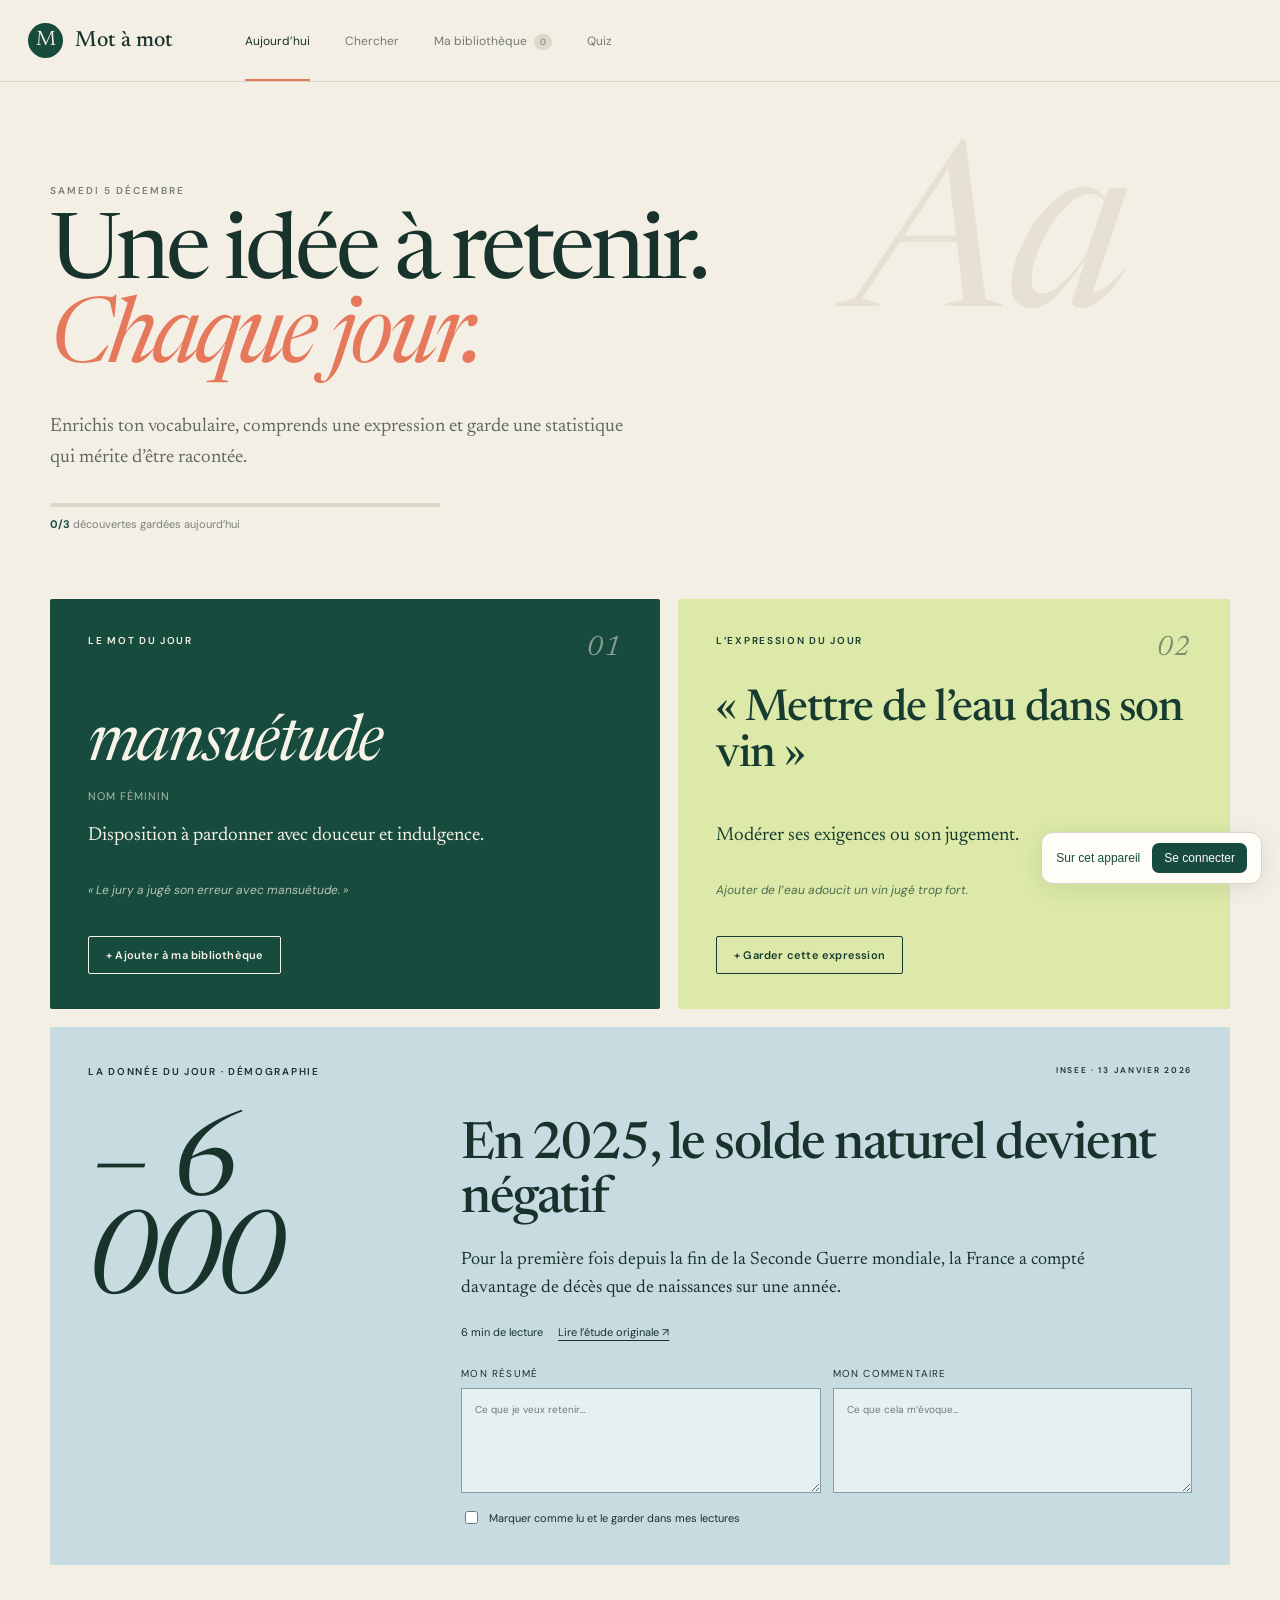
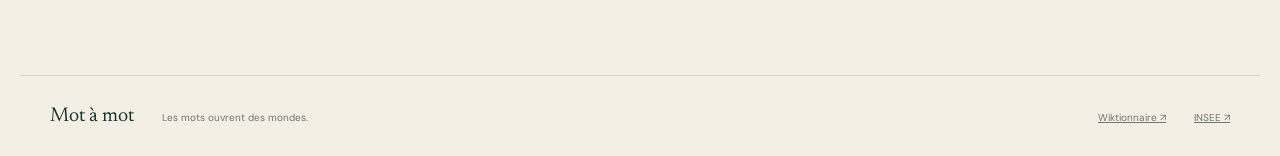
<file: index.html>
<!doctype html>
<html lang="fr">
<head>
  <meta charset="utf-8">
  <meta name="viewport" content="width=device-width,initial-scale=1">
  <meta name="theme-color" content="#f3efe5">
  <meta name="description" content="Un mot, une expression et une idée à retenir chaque jour.">
  <title>Mot à mot — Chaque jour compte.</title>
  <link rel="icon" href="favicon.svg">
  <link rel="stylesheet" href="sync/sync.css">
  <link rel="stylesheet" href="style.css">
  <script src="sync/supabase.js" defer></script>
  <script src="sync/config.js" defer></script>
  <script src="sync/auth.js" defer></script>
  <script src="sync/sync.js" defer></script>
  <script src="content.js" defer></script>
  <script src="domain.js" defer></script>
  <script src="app.js" defer></script>
  <script src="sync/adapter.js" defer></script>
</head>
<body>
  <header class="site-header">
    <a class="brand" href="#accueil" data-view-link="home" aria-label="Mot à mot, accueil"><span>M</span><strong>Mot à mot</strong></a>
    <nav aria-label="Navigation principale">
      <button class="nav-link active" data-view="home">Aujourd’hui</button>
      <button class="nav-link" data-view="search">Chercher</button>
      <button class="nav-link" data-view="library">Ma bibliothèque <span id="nav-count">0</span></button>
      <button class="nav-link" data-view="quiz">Quiz</button>
    </nav>
    <button class="mobile-menu" type="button" aria-label="Afficher le menu" aria-expanded="false">Menu</button>
  </header>

  <main>
    <section id="home-view" class="view">
      <div class="hero">
        <p class="eyebrow" id="today-label"></p>
        <h1>Une idée à retenir.<br><em>Chaque jour.</em></h1>
        <p class="hero-copy">Enrichis ton vocabulaire, comprends une expression et garde une statistique qui mérite d’être racontée.</p>
        <div class="day-progress" aria-label="Rituel du jour"><span id="day-progress-fill"></span></div>
        <p class="day-progress-label"><strong id="day-progress-count">0/3</strong> découvertes gardées aujourd’hui</p>
      </div>

      <div class="daily-grid">
        <article class="daily-card word-card">
          <div class="card-topline"><span>Le mot du jour</span><small>01</small></div>
          <div id="daily-word"></div>
        </article>
        <article class="daily-card expression-card">
          <div class="card-topline"><span>L’expression du jour</span><small>02</small></div>
          <div id="daily-expression"></div>
        </article>
      </div>

      <article class="article-card" id="daily-article"></article>
    </section>

    <section id="search-view" class="view" hidden>
      <div class="section-intro">
        <p class="eyebrow">Le dictionnaire vivant</p>
        <h2>Un mot t’échappe ?</h2>
        <p>Cherche sa définition, puis garde-le pour le revoir plus tard.</p>
      </div>
      <form id="word-search-form" class="lookup-form">
        <label><span>Mot français</span><input id="word-search" type="search" required maxlength="80" autocomplete="off" placeholder="Ex. perspicace"></label>
        <button class="button primary" type="submit">Chercher</button>
      </form>
      <p id="lookup-status" class="status" role="status"></p>
      <div id="lookup-result"></div>
      <div class="search-suggestions"><span>À essayer</span><button data-suggestion="sagace">sagace</button><button data-suggestion="liminaire">liminaire</button><button data-suggestion="ineffable">ineffable</button></div>
    </section>

    <section id="library-view" class="view" hidden>
      <div class="section-intro library-heading">
        <div><p class="eyebrow">Ton carnet personnel</p><h2>Ma bibliothèque</h2><p>Tout ce que tu as décidé de ne pas oublier.</p></div>
        <label class="library-search"><span>Rechercher</span><input id="library-search" type="search" placeholder="Dans mes notes…"></label>
      </div>
      <div class="library-tabs" role="tablist">
        <button role="tab" data-library-tab="words" aria-selected="true">Mots <span id="words-count">0</span></button>
        <button role="tab" data-library-tab="expressions" aria-selected="false">Expressions <span id="expressions-count">0</span></button>
        <button role="tab" data-library-tab="articles" aria-selected="false">Lectures <span id="articles-count">0</span></button>
      </div>
      <div id="library-list" class="library-list"></div>
    </section>

    <section id="quiz-view" class="view" hidden>
      <div class="quiz-layout">
        <div class="quiz-copy">
          <p class="eyebrow">Le jeu des définitions</p>
          <h2>Retrouve le mot.</h2>
          <p>Les mots de ta bibliothèque passent en premier. Les accents ne comptent pas, la mémoire oui.</p>
          <div class="quiz-stats"><div><strong id="quiz-rate">0 %</strong><span>de réussite</span></div><div><strong id="quiz-streak">0</strong><span>jours de suite</span></div><div><strong id="quiz-total">0</strong><span>réponses</span></div></div>
        </div>
        <article class="quiz-card">
          <div class="quiz-meta"><span>Définition</span><small id="quiz-position">1 / 5</small></div>
          <blockquote id="quiz-definition"></blockquote>
          <p id="quiz-nature" class="quiz-nature"></p>
          <form id="quiz-form"><label for="quiz-answer">Quel est ce mot ?</label><div><input id="quiz-answer" autocomplete="off" required><button class="button primary">Valider</button></div></form>
          <div id="quiz-feedback" class="quiz-feedback" role="status"></div>
          <button id="quiz-next" class="button secondary" type="button" hidden>Mot suivant →</button>
        </article>
      </div>
    </section>
  </main>

  <div id="toast" role="status" aria-live="polite" hidden></div>
  <footer><span>Mot à mot</span><p>Les mots ouvrent des mondes.</p><a href="https://fr.wiktionary.org/" target="_blank" rel="noopener">Wiktionnaire ↗</a><a href="https://www.insee.fr/" target="_blank" rel="noopener">INSEE ↗</a></footer>
</body>
</html>
</file>
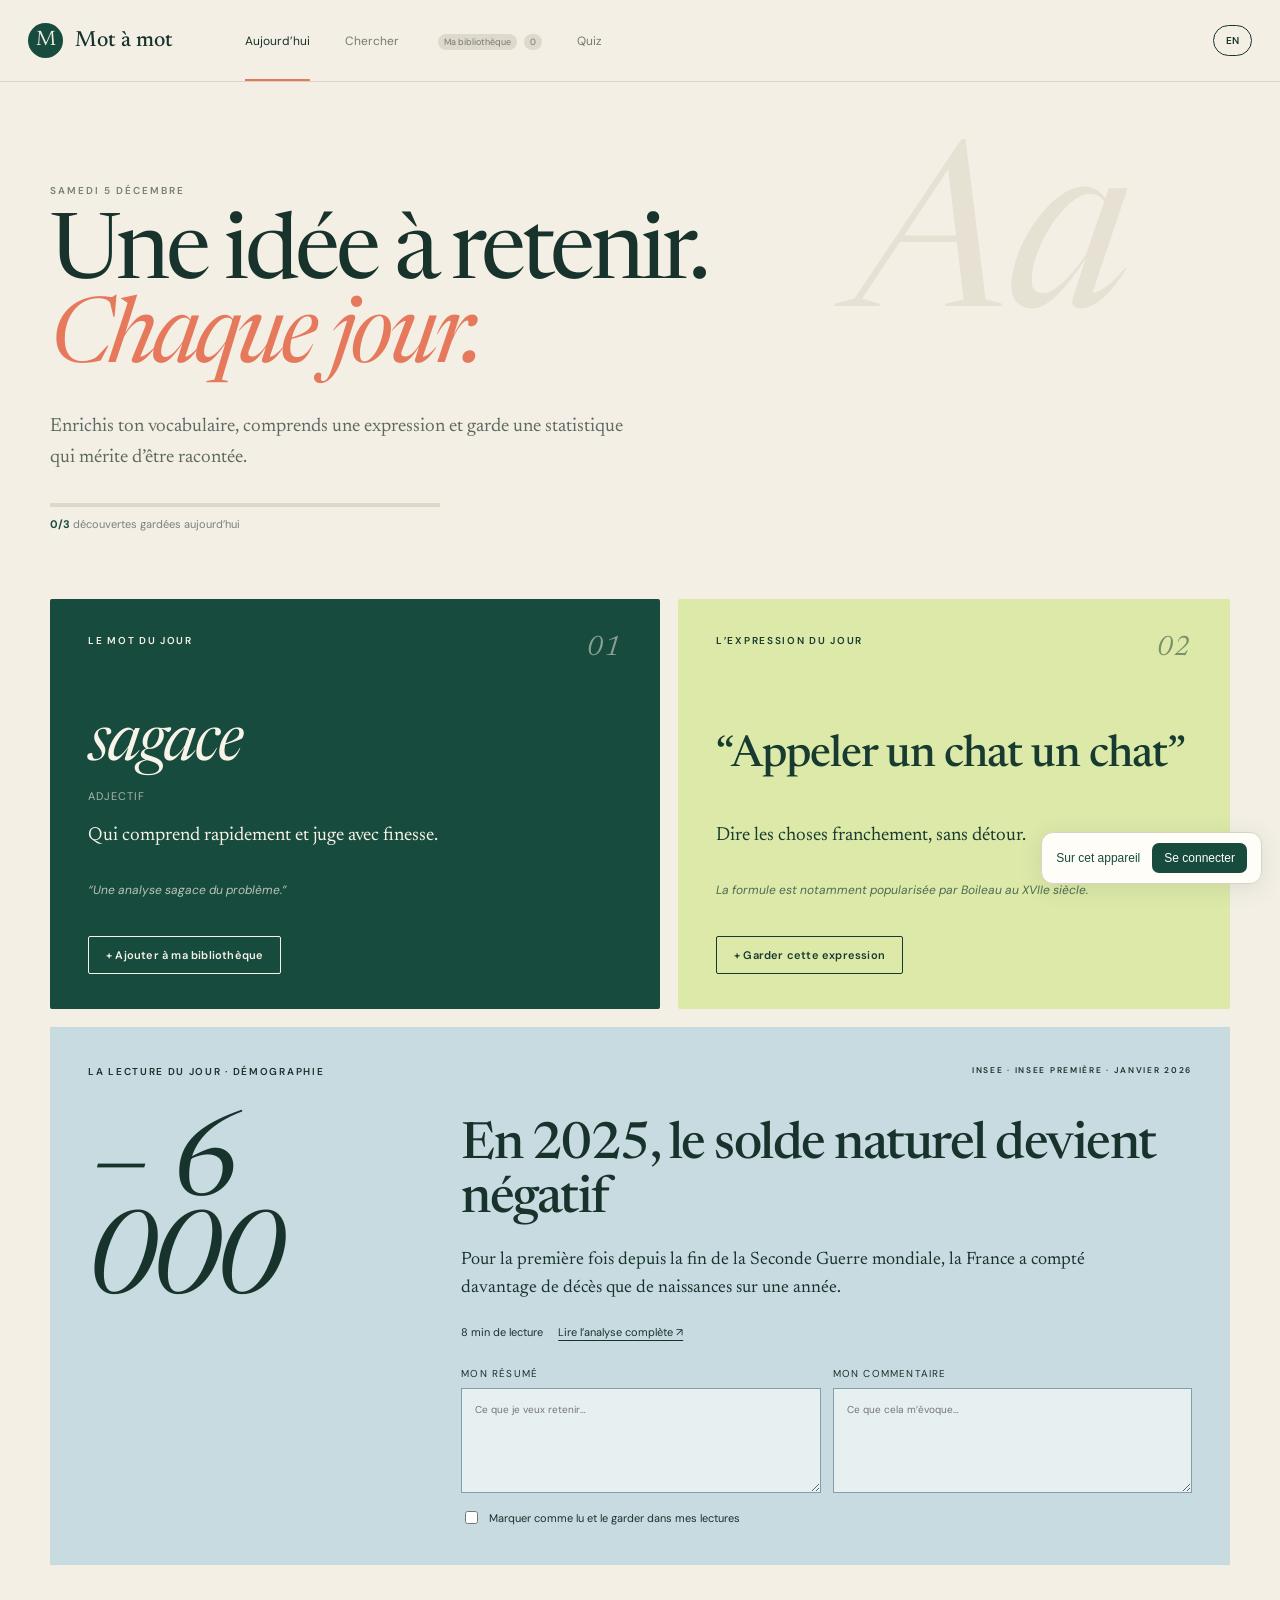
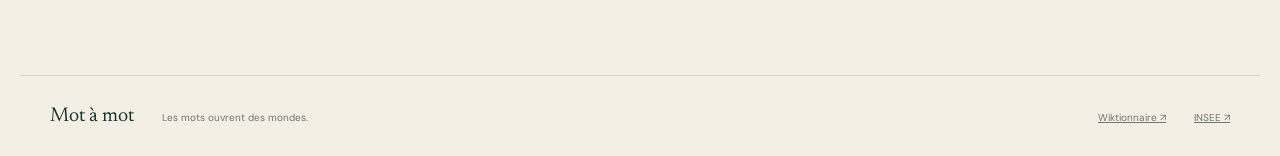
<file: site/index.html>
<!doctype html>
<html lang="fr">
<head>
  <meta charset="utf-8">
  <meta name="viewport" content="width=device-width,initial-scale=1">
  <meta name="theme-color" content="#f3efe5">
  <meta name="description" content="Un mot, une expression et une idée à retenir chaque jour.">
  <title>Mot à mot — Chaque jour compte.</title>
  <link rel="icon" href="favicon.svg">
  <link rel="stylesheet" href="sync/sync.css">
  <link rel="stylesheet" href="style.css?v=20261105-1">
  <script src="sync/supabase.js" defer></script>
  <script src="sync/config.js" defer></script>
  <script src="sync/auth.js" defer></script>
  <script src="sync/sync.js" defer></script>
  <script src="content.js?v=20261105-2" defer></script>
  <script src="domain.js" defer></script>
  <script src="app.js?v=20261105-2" defer></script>
  <script src="sync/adapter.js" defer></script>
</head>
<body>
  <header class="site-header">
    <a class="brand" href="#accueil" data-view-link="home" aria-label="Mot à mot, accueil"><span>M</span><strong>Mot à mot</strong></a>
    <nav aria-label="Navigation principale">
      <button class="nav-link active" data-view="home" data-i18n="navToday">Aujourd’hui</button>
      <button class="nav-link" data-view="search" data-i18n="navSearch">Chercher</button>
      <button class="nav-link" data-view="library"><span data-i18n="navLibrary">Ma bibliothèque</span> <span id="nav-count">0</span></button>
      <button class="nav-link" data-view="quiz">Quiz</button>
    </nav>
    <button id="language-switch" class="language-switch" type="button" aria-label="Passer en anglais">EN</button>
    <button class="mobile-menu" type="button" aria-label="Afficher le menu" aria-expanded="false" data-i18n="menu">Menu</button>
  </header>

  <main>
    <section id="home-view" class="view">
      <div class="hero">
        <p class="eyebrow" id="today-label"></p>
        <h1><span data-i18n="heroTitle">Une idée à retenir.</span><br><em data-i18n="heroEveryDay">Chaque jour.</em></h1>
        <p class="hero-copy" data-i18n="heroCopy">Enrichis ton vocabulaire, comprends une expression et garde une statistique qui mérite d’être racontée.</p>
        <div class="day-progress" aria-label="Rituel du jour"><span id="day-progress-fill"></span></div>
        <p class="day-progress-label"><strong id="day-progress-count">0/3</strong> <span data-i18n="discoveriesSaved">découvertes gardées aujourd’hui</span></p>
      </div>

      <div class="daily-grid">
        <article class="daily-card word-card">
          <div class="card-topline"><span data-i18n="dailyWord">Le mot du jour</span><small>01</small></div>
          <div id="daily-word"></div>
        </article>
        <article class="daily-card expression-card">
          <div class="card-topline"><span data-i18n="dailyExpression">L’expression du jour</span><small>02</small></div>
          <div id="daily-expression"></div>
        </article>
      </div>

      <article class="article-card" id="daily-article"></article>
    </section>

    <section id="search-view" class="view" hidden>
      <div class="section-intro">
        <p class="eyebrow" data-i18n="livingDictionary">Le dictionnaire vivant</p>
        <h2 data-i18n="searchTitle">Un mot ou une expression t’échappe ?</h2>
        <p data-i18n="searchCopy">Cherche une définition, une expression ou une citation, puis garde-la pour la revoir plus tard.</p>
      </div>
      <div class="lookup-tabs" role="tablist" aria-label="Type de recherche">
        <button type="button" role="tab" data-lookup-tab="word" aria-selected="true" data-i18n="word">Mot</button>
        <button type="button" role="tab" data-lookup-tab="expression" aria-selected="false" data-i18n="expressionOrQuote">Expression ou citation</button>
      </div>
      <form id="word-search-form" class="lookup-form">
        <label><span data-i18n="wordLabel">Mot français</span><input id="word-search" type="search" required maxlength="80" autocomplete="off" placeholder="Ex. perspicace" data-i18n-placeholder="wordPlaceholder"></label>
        <button class="button primary" type="submit" data-i18n="search">Chercher</button>
      </form>
      <form id="expression-search-form" class="lookup-form" hidden>
        <label><span data-i18n="expressionLabel">Expression, proverbe ou citation</span><input id="expression-search" type="search" required maxlength="240" autocomplete="off" placeholder="Ex. La violence institutionnelle est mère de toutes les autres" data-i18n-placeholder="expressionPlaceholder"></label>
        <button class="button primary" type="submit" data-i18n="search">Chercher</button>
      </form>
      <p id="lookup-status" class="status" role="status"></p>
      <div id="lookup-result"></div>
      <div class="search-suggestions" data-word-suggestions><span data-i18n="tryThese">À essayer</span><span data-suggestion-buttons></span></div>
      <div class="search-suggestions" data-expression-suggestions hidden><span data-i18n="tryThese">À essayer</span><span data-suggestion-buttons></span></div>
    </section>

    <section id="library-view" class="view" hidden>
      <div class="section-intro library-heading">
        <div><p class="eyebrow" data-i18n="personalNotebook">Ton carnet personnel</p><h2 data-i18n="myLibrary">Ma bibliothèque</h2><p data-i18n="libraryCopy">Tout ce que tu as décidé de ne pas oublier.</p></div>
        <label class="library-search"><span data-i18n="search">Rechercher</span><input id="library-search" type="search" placeholder="Dans mes notes…" data-i18n-placeholder="notesPlaceholder"></label>
      </div>
      <div class="library-tabs" role="tablist">
        <button role="tab" data-library-tab="words" aria-selected="true"><span data-i18n="words">Mots</span> <span id="words-count">0</span></button>
        <button role="tab" data-library-tab="expressions" aria-selected="false"><span data-i18n="expressions">Expressions</span> <span id="expressions-count">0</span></button>
        <button role="tab" data-library-tab="articles" aria-selected="false"><span data-i18n="readings">Lectures</span> <span id="articles-count">0</span></button>
      </div>
      <div id="library-list" class="library-list"></div>
    </section>

    <section id="quiz-view" class="view" hidden>
      <div class="quiz-layout">
        <div class="quiz-copy">
          <p class="eyebrow" data-i18n="definitionGame">Le jeu des définitions</p>
          <h2 data-i18n="findWord">Retrouve le mot.</h2>
          <p data-i18n="quizCopy">La série mélange tes mots et de nouvelles découvertes. Les accents ne comptent pas, la mémoire oui.</p>
          <div class="quiz-stats"><div><strong id="quiz-rate">0 %</strong><span data-i18n="successRate">de réussite</span></div><div><strong id="quiz-streak">0</strong><span data-i18n="dayStreak">jours de suite</span></div><div><strong id="quiz-total">0</strong><span data-i18n="answers">réponses</span></div></div>
        </div>
        <article class="quiz-card">
          <div class="quiz-meta"><span data-i18n="definition">Définition</span><small id="quiz-position">1 / 5</small></div>
          <blockquote id="quiz-definition"></blockquote>
          <p id="quiz-nature" class="quiz-nature"></p>
          <form id="quiz-form"><label for="quiz-answer" data-i18n="whatWord">Quel est ce mot ?</label><div><input id="quiz-answer" autocomplete="off" required><button class="button primary" type="submit" data-i18n="validate">Valider</button></div><button id="quiz-give-up" type="button" data-i18n="dontKnow">Je ne sais pas</button></form>
          <div id="quiz-feedback" class="quiz-feedback" role="status"></div>
          <div class="quiz-actions">
            <button id="quiz-save" class="button secondary" type="button" hidden></button>
            <button id="quiz-next" class="button secondary" type="button" hidden data-i18n="nextWord">Mot suivant →</button>
          </div>
        </article>
      </div>
    </section>
  </main>

  <div id="toast" role="status" aria-live="polite" hidden></div>
  <footer><span>Mot à mot</span><p data-i18n="footerPhrase">Les mots ouvrent des mondes.</p><a id="footer-wiktionary" href="https://fr.wiktionary.org/" target="_blank" rel="noopener">Wiktionnaire ↗</a><a href="https://www.insee.fr/" target="_blank" rel="noopener">INSEE ↗</a></footer>
</body>
</html>
</file>
<file: sync/sync.css>
.personal-sync{position:fixed;right:18px;bottom:16px;z-index:2000;font:12px 'Segoe UI',Arial,sans-serif;color:#244c3b;background:#fff;border:1px solid #cddbc6;box-shadow:0 4px 24px #1d39241a;padding:10px 14px;border-radius:12px;display:flex;gap:12px;align-items:center;max-width:calc(100vw - 36px)}.personal-sync button{font:inherit;background:#244c3b;color:white;border:0;border-radius:7px;padding:8px 12px;cursor:pointer}.sync-dialog{font:14px 'Segoe UI',Arial,sans-serif;color:#284332;padding:28px;max-width:480px;width:calc(100% - 32px);border:1px solid #d3ddcc;border-radius:14px;z-index:3000}.sync-dialog h2{font:30px Georgia,serif}.sync-dialog p{line-height:1.65}.sync-dialog label{display:block;margin:14px 0}.sync-dialog input{width:100%;padding:12px;border:1px solid #d3ddcc;border-radius:8px;margin-top:7px}.sync-dialog button{font:inherit;padding:11px 16px;border:1px solid #d3ddcc;border-radius:8px;background:#244c3b;color:white;cursor:pointer}.sync-dialog .sync-close{float:right;background:white;color:#244c3b}.sync-dialog .sync-actions{display:flex;gap:10px;flex-wrap:wrap;margin-top:18px}.sync-dialog .sync-message{white-space:pre-line;color:#7c562e}.sync-dialog::backdrop{background:#1d302566;backdrop-filter:blur(4px)}.sync-lock{position:fixed;inset:0;background:#f5f6ef;z-index:1900;display:grid;place-items:center;padding:35px;text-align:center;font:20px Georgia,serif}.sync-lock[hidden]{display:none}.sync-lock p{max-width:480px;line-height:1.7}.personal-sync [hidden],.sync-dialog [hidden]{display:none!important}
.auth-tabs{display:flex;gap:8px;margin:18px 0}.sync-dialog .auth-tabs button{flex:1;background:#f1f4ed;color:#244c3b}.sync-dialog .auth-tabs button[aria-pressed=true]{background:#244c3b;color:#fff}.sync-dialog .auth-secondary{background:transparent;color:#244c3b;margin-top:10px}.sync-dialog button:disabled{opacity:.55;cursor:wait}.sync-dialog input{box-sizing:border-box}.sync-dialog{max-height:calc(100dvh - 32px);overflow-y:auto;box-sizing:border-box}.sync-dialog #auth-security{margin-top:22px;padding-top:18px;border-top:1px solid #d3ddcc}.sync-dialog summary{cursor:pointer;font-weight:600;line-height:1.5}.sync-dialog #auth-message{white-space:pre-line;color:#614723}.sync-dialog #auth-help{font-size:13px;color:#5b6d60}
</file>
<file: style.css>
@import url('https://fonts.googleapis.com/css2?family=DM+Sans:wght@400;500;600&family=Newsreader:ital,opsz,wght@0,6..72,400;1,6..72,500&display=swap');

:root{--paper:#f3efe5;--ink:#17332c;--muted:#6f7770;--line:#d9d3c5;--green:#174b3d;--lime:#dce9a8;--coral:#e6785c;--blue:#c7dbe0;--white:#fffdf8;--serif:'Newsreader',Georgia,serif;--sans:'DM Sans',system-ui,sans-serif;color-scheme:light}
*{box-sizing:border-box}html{scroll-behavior:smooth}body{margin:0;background:var(--paper);color:var(--ink);font-family:var(--sans);font-size:15px}button,input,textarea{font:inherit}button,a{color:inherit}button{cursor:pointer}button:focus-visible,a:focus-visible,input:focus-visible,textarea:focus-visible{outline:3px solid #df6b4c;outline-offset:3px}[hidden]{display:none!important}
.site-header{height:82px;border-bottom:1px solid var(--line);display:flex;align-items:center;padding:0 max(28px,calc((100vw - 1240px)/2));gap:72px;position:sticky;top:0;background:#f3efe5eb;backdrop-filter:blur(14px);z-index:20}.brand{display:flex;align-items:center;gap:12px;text-decoration:none;white-space:nowrap}.brand>span{display:grid;place-items:center;width:35px;height:35px;border-radius:50%;background:var(--green);color:var(--paper);font-family:var(--serif);font-size:21px}.brand strong{font-family:var(--serif);font-size:22px;font-weight:500}.site-header nav{display:flex;align-self:stretch;gap:35px}.nav-link{border:0;border-bottom:2px solid transparent;background:none;color:#727a74;font-size:12px;padding:2px 0 0}.nav-link:hover,.nav-link.active{color:var(--ink);border-color:var(--coral)}.nav-link span{background:#ded9cb;border-radius:30px;padding:2px 6px;margin-left:4px;font-size:9px}.mobile-menu{display:none;border:1px solid var(--line);background:transparent;border-radius:99px;padding:8px 13px;margin-left:auto}
main{max-width:1240px;margin:auto;padding:70px 30px 110px;min-height:calc(100vh - 160px)}.eyebrow{text-transform:uppercase;letter-spacing:2px;font-size:10px;font-weight:600;color:#778078;margin:0 0 18px}.hero{position:relative;padding:32px 0 58px;max-width:980px}.hero:after{content:'Aa';position:absolute;right:-100px;top:-15px;color:#e7e1d4;font:italic 230px/1 var(--serif);z-index:-1}.hero h1,.section-intro h2,.quiz-copy h2{font:400 clamp(52px,7.1vw,96px)/.92 var(--serif);letter-spacing:-4px;margin:0}.hero h1 em{color:var(--coral);font-weight:400}.hero-copy{font:19px/1.6 var(--serif);max-width:590px;color:#5f6962;margin:30px 0}.day-progress{height:4px;background:#ddd8ca;max-width:390px}.day-progress span{display:block;height:100%;width:0;background:var(--green);transition:width .3s}.day-progress-label{font-size:11px;color:#7a817b;margin:10px 0}.day-progress-label strong{color:var(--green)}
.daily-grid{display:grid;grid-template-columns:1.05fr .95fr;gap:18px}.daily-card{min-height:410px;padding:35px 38px;display:flex;flex-direction:column;border-radius:2px}.word-card{background:var(--green);color:#f8f3e8}.expression-card{background:var(--lime);color:#173b31}.card-topline,.article-topline,.quiz-meta{display:flex;justify-content:space-between;text-transform:uppercase;letter-spacing:1.7px;font-size:10px;font-weight:600}.card-topline small{font:italic 28px/1 var(--serif);opacity:.5}.daily-card>div:last-child{display:flex;flex:1;flex-direction:column}.daily-word-term{font:italic 64px/1 var(--serif);letter-spacing:-2px;margin:auto 0 12px}.daily-expression-term{font:500 44px/1.04 var(--serif);letter-spacing:-1px;margin:auto 0 23px;max-width:490px}.nature{font-size:11px;letter-spacing:1px;text-transform:uppercase;opacity:.65}.definition{font:19px/1.48 var(--serif);max-width:510px}.example{font-size:12px;line-height:1.6;opacity:.72;font-style:italic}.card-actions{display:flex;align-items:center;gap:11px;margin-top:24px}.button{border:1px solid transparent;padding:11px 17px;border-radius:2px;font-size:11px;font-weight:600;letter-spacing:.2px}.button.primary{background:var(--coral);color:white}.button.secondary{background:transparent;border-color:currentColor}.button.saved{background:#ffffff20;border-color:#ffffff40}.expression-card .button.saved{background:#173b3112}.button:hover{filter:brightness(.96)}
.article-card{background:var(--blue);margin-top:18px;padding:38px;min-height:430px}.article-topline{margin-bottom:42px}.article-layout{display:grid;grid-template-columns:.6fr 1.4fr;gap:60px}.big-stat{font:italic clamp(65px,9vw,125px)/.85 var(--serif);letter-spacing:-5px}.article-copy h2{font:500 clamp(30px,4vw,52px)/1.05 var(--serif);letter-spacing:-1.5px;margin:0 0 20px}.article-copy>p{font:18px/1.55 var(--serif);max-width:690px}.source-row{display:flex;gap:15px;align-items:center;font-size:11px;margin:22px 0}.source-row a{text-decoration:underline;text-underline-offset:4px}.article-notes{display:grid;grid-template-columns:1fr 1fr;gap:12px;margin-top:28px}.article-notes label{font-size:10px;text-transform:uppercase;letter-spacing:1.2px}.article-notes textarea{display:block;width:100%;min-height:105px;resize:vertical;margin-top:8px;border:1px solid #829fa6;background:#e6f0f1;color:var(--ink);padding:13px;line-height:1.5}.read-check{display:flex;align-items:center;gap:8px;font-size:11px;margin-top:15px}
.section-intro{padding:30px 0 42px}.section-intro h2,.quiz-copy h2{font-size:70px}.section-intro>p:last-child,.quiz-copy>p{color:var(--muted);font:18px/1.6 var(--serif)}.lookup-form{display:flex;align-items:end;gap:12px;background:var(--white);padding:24px;border:1px solid var(--line)}.lookup-form label{flex:1;font-size:10px;text-transform:uppercase;letter-spacing:1px}.lookup-form input{display:block;width:100%;border:0;border-bottom:1px solid var(--ink);background:transparent;padding:13px 2px 9px;margin-top:6px;font:30px var(--serif);color:var(--ink)}.status{min-height:22px;color:var(--muted);font-size:12px}.result-card{background:var(--green);color:white;padding:38px;margin-top:20px}.result-card h3{font:italic 55px var(--serif);margin:0}.result-card ol{padding-left:22px;display:grid;gap:13px;max-width:850px;font:18px/1.5 var(--serif)}.result-source{font-size:10px;opacity:.75}.result-source a{text-decoration:underline}.search-suggestions{display:flex;gap:9px;align-items:center;margin-top:26px;font-size:11px;color:var(--muted)}.search-suggestions button{border:1px solid var(--line);background:transparent;padding:7px 11px;border-radius:50px}
.library-heading{display:flex;justify-content:space-between;align-items:end;gap:40px}.library-search span{display:block;font-size:10px;text-transform:uppercase;letter-spacing:1px}.library-search input{border:0;border-bottom:1px solid var(--ink);background:transparent;padding:10px 0;width:240px}.library-tabs{display:flex;gap:32px;border-bottom:1px solid var(--line)}.library-tabs button{border:0;border-bottom:2px solid transparent;background:none;padding:14px 0;color:var(--muted);font-size:12px}.library-tabs button[aria-selected=true]{color:var(--ink);border-color:var(--coral)}.library-tabs span{font-size:9px;margin-left:5px}.library-list{display:grid;grid-template-columns:repeat(2,minmax(0,1fr));gap:1px;background:var(--line);border:1px solid var(--line);margin-top:30px}.library-item{background:var(--paper);padding:30px;min-height:250px;display:flex;flex-direction:column}.library-item h3{font:italic 34px/1.1 var(--serif);margin:0 0 6px}.library-item.expression-item h3{font-style:normal;font-size:29px}.library-item p{font:17px/1.45 var(--serif)}.library-item textarea{width:100%;min-height:64px;background:#fffaf0;border:1px solid var(--line);padding:10px;resize:vertical;color:var(--ink);font-size:12px}.library-item-actions{display:flex;gap:10px;align-items:center;margin-top:auto;padding-top:20px}.library-item-actions button{border:0;background:transparent;font-size:10px;text-decoration:underline;text-underline-offset:3px}.library-item-actions button:first-child{margin-right:auto;text-decoration:none;border:1px solid var(--line);padding:7px 10px}.empty-state{grid-column:1/-1;text-align:center;background:var(--paper);padding:80px 20px}.empty-state strong{display:block;font:38px var(--serif);margin-bottom:12px}.empty-state p{color:var(--muted)}
.quiz-layout{display:grid;grid-template-columns:.8fr 1.2fr;gap:70px;padding-top:35px}.quiz-copy{padding-top:35px}.quiz-copy h2{max-width:450px}.quiz-stats{display:grid;grid-template-columns:repeat(3,1fr);border-top:1px solid var(--line);margin-top:45px;padding-top:22px;gap:15px}.quiz-stats strong{display:block;font:30px var(--serif)}.quiz-stats span{font-size:9px;text-transform:uppercase;color:var(--muted)}.quiz-card{background:var(--white);padding:42px;min-height:530px;border:1px solid var(--line);display:flex;flex-direction:column}.quiz-card blockquote{font:35px/1.25 var(--serif);margin:auto 0 15px}.quiz-nature{font-size:11px;text-transform:uppercase;color:var(--muted)}#quiz-form{border-top:1px solid var(--line);padding-top:25px;margin-top:30px}#quiz-form label{font-size:10px;text-transform:uppercase;letter-spacing:1px}#quiz-form>div{display:flex;margin-top:10px}#quiz-form input{flex:1;min-width:0;border:1px solid var(--line);background:var(--paper);padding:13px;color:var(--ink)}.quiz-feedback{font:18px var(--serif);min-height:30px;margin:18px 0}.quiz-feedback.correct{color:#28705b}.quiz-feedback.wrong{color:#b34e39}#quiz-next{align-self:flex-start}
#toast{position:fixed;left:50%;bottom:28px;transform:translateX(-50%);background:#112f27;color:white;padding:12px 19px;font-size:11px;z-index:100;border-radius:2px;box-shadow:0 8px 30px #102a2330}footer{border-top:1px solid var(--line);max-width:1240px;margin:auto;padding:30px;display:flex;gap:28px;font-size:10px;color:var(--muted)}footer span{font:20px var(--serif);color:var(--ink)}footer p{margin:5px auto 0 0}footer a{margin-top:5px}.personal-sync{border-color:var(--line)!important;background:var(--white)!important;color:var(--green)!important}.personal-sync button,.sync-dialog button{background:var(--green)!important}.sync-dialog{font-family:var(--sans)!important;color:var(--ink)!important;background:var(--white)!important}.sync-lock{background:var(--paper)!important;color:var(--ink)!important}
@media(max-width:800px){.site-header{height:auto;min-height:68px;padding:14px 20px;gap:0;flex-wrap:wrap}.mobile-menu{display:block}.site-header nav{display:none;order:3;width:100%;align-self:auto;gap:0;padding-top:12px;overflow:auto}.site-header nav.open{display:flex}.nav-link{padding:12px 14px;white-space:nowrap}.brand strong{font-size:19px}main{padding:42px 18px 80px}.hero{padding-top:10px}.hero:after{display:none}.hero h1{font-size:57px;letter-spacing:-2.5px}.hero-copy{font-size:17px}.daily-grid,.article-layout,.quiz-layout{grid-template-columns:1fr}.daily-card{min-height:380px;padding:28px}.daily-word-term{font-size:52px}.daily-expression-term{font-size:38px}.article-card{padding:28px}.article-layout{gap:24px}.big-stat{font-size:75px}.article-notes{grid-template-columns:1fr}.section-intro h2,.quiz-copy h2{font-size:55px;letter-spacing:-2px}.lookup-form{align-items:stretch;flex-direction:column}.library-heading{display:block}.library-search input{width:100%}.library-list{grid-template-columns:1fr}.quiz-layout{gap:25px}.quiz-card{padding:28px;min-height:480px}.quiz-card blockquote{font-size:29px}.quiz-stats{margin-top:30px}footer{margin:0 18px;padding:25px 0;flex-wrap:wrap}footer p{width:100%;order:2}.personal-sync{bottom:12px!important;right:12px!important}}
</file>
<file: site/sync/sync.css>
.personal-sync{position:fixed;right:18px;bottom:16px;z-index:2000;font:12px 'Segoe UI',Arial,sans-serif;color:#244c3b;background:#fff;border:1px solid #cddbc6;box-shadow:0 4px 24px #1d39241a;padding:10px 14px;border-radius:12px;display:flex;gap:12px;align-items:center;max-width:calc(100vw - 36px)}.personal-sync button{font:inherit;background:#244c3b;color:white;border:0;border-radius:7px;padding:8px 12px;cursor:pointer}.sync-dialog{font:14px 'Segoe UI',Arial,sans-serif;color:#284332;padding:28px;max-width:480px;width:calc(100% - 32px);border:1px solid #d3ddcc;border-radius:14px;z-index:3000}.sync-dialog h2{font:30px Georgia,serif}.sync-dialog p{line-height:1.65}.sync-dialog label{display:block;margin:14px 0}.sync-dialog input{width:100%;padding:12px;border:1px solid #d3ddcc;border-radius:8px;margin-top:7px}.sync-dialog button{font:inherit;padding:11px 16px;border:1px solid #d3ddcc;border-radius:8px;background:#244c3b;color:white;cursor:pointer}.sync-dialog .sync-close{float:right;background:white;color:#244c3b}.sync-dialog .sync-actions{display:flex;gap:10px;flex-wrap:wrap;margin-top:18px}.sync-dialog .sync-message{white-space:pre-line;color:#7c562e}.sync-dialog::backdrop{background:#1d302566;backdrop-filter:blur(4px)}.sync-lock{position:fixed;inset:0;background:#f5f6ef;z-index:1900;display:grid;place-items:center;padding:35px;text-align:center;font:20px Georgia,serif}.sync-lock[hidden]{display:none}.sync-lock p{max-width:480px;line-height:1.7}.personal-sync [hidden],.sync-dialog [hidden]{display:none!important}
.auth-tabs{display:flex;gap:8px;margin:18px 0}.sync-dialog .auth-tabs button{flex:1;background:#f1f4ed;color:#244c3b}.sync-dialog .auth-tabs button[aria-pressed=true]{background:#244c3b;color:#fff}.sync-dialog .auth-secondary{background:transparent;color:#244c3b;margin-top:10px}.sync-dialog button:disabled{opacity:.55;cursor:wait}.sync-dialog input{box-sizing:border-box}.sync-dialog{max-height:calc(100dvh - 32px);overflow-y:auto;box-sizing:border-box}.sync-dialog #auth-security{margin-top:22px;padding-top:18px;border-top:1px solid #d3ddcc}.sync-dialog summary{cursor:pointer;font-weight:600;line-height:1.5}.sync-dialog #auth-message{white-space:pre-line;color:#614723}.sync-dialog #auth-help{font-size:13px;color:#5b6d60}
</file>
<file: site/style.css>
@import url('https://fonts.googleapis.com/css2?family=DM+Sans:wght@400;500;600&family=Newsreader:ital,opsz,wght@0,6..72,400;1,6..72,500&display=swap');

:root{--paper:#f3efe5;--ink:#17332c;--muted:#6f7770;--line:#d9d3c5;--green:#174b3d;--lime:#dce9a8;--coral:#e6785c;--blue:#c7dbe0;--white:#fffdf8;--serif:'Newsreader',Georgia,serif;--sans:'DM Sans',system-ui,sans-serif;color-scheme:light}
*{box-sizing:border-box}html{scroll-behavior:smooth}body{margin:0;background:var(--paper);color:var(--ink);font-family:var(--sans);font-size:15px}button,input,textarea{font:inherit}button,a{color:inherit}button{cursor:pointer}button:focus-visible,a:focus-visible,input:focus-visible,textarea:focus-visible{outline:3px solid #df6b4c;outline-offset:3px}[hidden]{display:none!important}
.site-header{height:82px;border-bottom:1px solid var(--line);display:flex;align-items:center;padding:0 max(28px,calc((100vw - 1240px)/2));gap:72px;position:sticky;top:0;background:#f3efe5eb;backdrop-filter:blur(14px);z-index:20}.brand{display:flex;align-items:center;gap:12px;text-decoration:none;white-space:nowrap}.brand>span{display:grid;place-items:center;width:35px;height:35px;border-radius:50%;background:var(--green);color:var(--paper);font-family:var(--serif);font-size:21px}.brand strong{font-family:var(--serif);font-size:22px;font-weight:500}.site-header nav{display:flex;align-self:stretch;gap:35px}.nav-link{border:0;border-bottom:2px solid transparent;background:none;color:#727a74;font-size:12px;padding:2px 0 0}.nav-link:hover,.nav-link.active{color:var(--ink);border-color:var(--coral)}.nav-link span{background:#ded9cb;border-radius:30px;padding:2px 6px;margin-left:4px;font-size:9px}.mobile-menu{display:none;border:1px solid var(--line);background:transparent;border-radius:99px;padding:8px 13px;margin-left:auto}
main{max-width:1240px;margin:auto;padding:70px 30px 110px;min-height:calc(100vh - 160px)}.eyebrow{text-transform:uppercase;letter-spacing:2px;font-size:10px;font-weight:600;color:#778078;margin:0 0 18px}.hero{position:relative;padding:32px 0 58px;max-width:980px}.hero:after{content:'Aa';position:absolute;right:-100px;top:-15px;color:#e7e1d4;font:italic 230px/1 var(--serif);z-index:-1}.hero h1,.section-intro h2,.quiz-copy h2{font:400 clamp(52px,7.1vw,96px)/.92 var(--serif);letter-spacing:-4px;margin:0}.hero h1 em{color:var(--coral);font-weight:400}.hero-copy{font:19px/1.6 var(--serif);max-width:590px;color:#5f6962;margin:30px 0}.day-progress{height:4px;background:#ddd8ca;max-width:390px}.day-progress span{display:block;height:100%;width:0;background:var(--green);transition:width .3s}.day-progress-label{font-size:11px;color:#7a817b;margin:10px 0}.day-progress-label strong{color:var(--green)}
.daily-grid{display:grid;grid-template-columns:1.05fr .95fr;gap:18px}.daily-card{min-height:410px;padding:35px 38px;display:flex;flex-direction:column;border-radius:2px}.word-card{background:var(--green);color:#f8f3e8}.expression-card{background:var(--lime);color:#173b31}.card-topline,.article-topline,.quiz-meta{display:flex;justify-content:space-between;text-transform:uppercase;letter-spacing:1.7px;font-size:10px;font-weight:600}.card-topline small{font:italic 28px/1 var(--serif);opacity:.5}.daily-card>div:last-child{display:flex;flex:1;flex-direction:column}.daily-word-term{font:italic 64px/1 var(--serif);letter-spacing:-2px;margin:auto 0 12px}.daily-expression-term{font:500 44px/1.04 var(--serif);letter-spacing:-1px;margin:auto 0 23px;max-width:490px}.nature{font-size:11px;letter-spacing:1px;text-transform:uppercase;opacity:.65}.definition{font:19px/1.48 var(--serif);max-width:510px}.example{font-size:12px;line-height:1.6;opacity:.72;font-style:italic}.card-actions{display:flex;align-items:center;gap:11px;margin-top:24px}.button{border:1px solid transparent;padding:11px 17px;border-radius:2px;font-size:11px;font-weight:600;letter-spacing:.2px}.button.primary{background:var(--coral);color:white}.button.secondary{background:transparent;border-color:currentColor}.button.saved{background:#ffffff20;border-color:#ffffff40}.expression-card .button.saved{background:#173b3112}.button:hover{filter:brightness(.96)}
.article-card{background:var(--blue);margin-top:18px;padding:38px;min-height:430px}.article-topline{margin-bottom:42px}.article-layout{display:grid;grid-template-columns:.6fr 1.4fr;gap:60px}.big-stat{font:italic clamp(65px,9vw,125px)/.85 var(--serif);letter-spacing:-5px}.article-copy h2{font:500 clamp(30px,4vw,52px)/1.05 var(--serif);letter-spacing:-1.5px;margin:0 0 20px}.article-copy>p{font:18px/1.55 var(--serif);max-width:690px}.source-row{display:flex;gap:15px;align-items:center;font-size:11px;margin:22px 0}.source-row a{text-decoration:underline;text-underline-offset:4px}.article-notes{display:grid;grid-template-columns:1fr 1fr;gap:12px;margin-top:28px}.article-notes label{font-size:10px;text-transform:uppercase;letter-spacing:1.2px}.article-notes textarea{display:block;width:100%;min-height:105px;resize:vertical;margin-top:8px;border:1px solid #829fa6;background:#e6f0f1;color:var(--ink);padding:13px;line-height:1.5}.read-check{display:flex;align-items:center;gap:8px;font-size:11px;margin-top:15px}
.section-intro{padding:30px 0 42px}.section-intro h2,.quiz-copy h2{font-size:70px}.section-intro>p:last-child,.quiz-copy>p{color:var(--muted);font:18px/1.6 var(--serif)}.lookup-tabs{display:flex;gap:28px;border-bottom:1px solid var(--line)}.lookup-tabs button{appearance:none;border:0;border-bottom:2px solid transparent;background:transparent;padding:13px 0;color:var(--muted);font-size:12px}.lookup-tabs button[aria-selected=true]{color:var(--ink);border-color:var(--coral)}.lookup-form{display:flex;align-items:end;gap:12px;background:var(--white);padding:24px;border:1px solid var(--line);border-top:0}.lookup-form label{flex:1;font-size:10px;text-transform:uppercase;letter-spacing:1px}.lookup-form input{display:block;width:100%;border:0;border-bottom:1px solid var(--ink);background:transparent;padding:13px 2px 9px;margin-top:6px;font:30px var(--serif);color:var(--ink)}.lookup-form input[type=search]{appearance:textfield}.lookup-form input[type=search]::-webkit-search-cancel-button,.lookup-form input[type=search]::-webkit-search-decoration{-webkit-appearance:none;appearance:none;display:none}.lookup-form input[type=search]::-ms-clear{display:none;width:0;height:0}.status{min-height:22px;color:var(--muted);font-size:12px}.result-card{background:var(--green);color:white;padding:38px;margin-top:20px}.result-card h3{font:italic 55px/1.08 var(--serif);margin:0}.result-card ol{padding-left:22px;display:grid;gap:13px;max-width:850px;font:18px/1.5 var(--serif)}.result-card .definition{max-width:850px;font:18px/1.5 var(--serif)}.result-card .origin{max-width:850px;font:14px/1.5 var(--serif);opacity:.82}.result-source{font-size:10px;opacity:.75}.result-source a{text-decoration:underline}.manual-expression{margin-top:22px;max-width:850px}.manual-expression label{display:block;font-size:10px;text-transform:uppercase;letter-spacing:1px}.manual-expression textarea{display:block;width:100%;min-height:105px;margin-top:8px;padding:13px;border:1px solid #ffffff70;background:#ffffff12;color:white;resize:vertical;font:16px/1.5 var(--serif)}.manual-expression textarea::placeholder{color:#ffffffa8}.search-suggestions{display:flex;gap:9px;align-items:center;flex-wrap:wrap;margin-top:26px;font-size:11px;color:var(--muted)}.search-suggestions button{border:1px solid var(--line);background:transparent;padding:7px 11px;border-radius:50px}
.library-heading{display:flex;justify-content:space-between;align-items:end;gap:40px}.library-search span{display:block;font-size:10px;text-transform:uppercase;letter-spacing:1px}.library-search input{border:0;border-bottom:1px solid var(--ink);background:transparent;padding:10px 0;width:240px}.library-tabs{display:flex;gap:32px;border-bottom:1px solid var(--line)}.library-tabs button{border:0;border-bottom:2px solid transparent;background:none;padding:14px 0;color:var(--muted);font-size:12px}.library-tabs button[aria-selected=true]{color:var(--ink);border-color:var(--coral)}.library-tabs span{font-size:9px;margin-left:5px}.library-list{display:grid;grid-template-columns:repeat(2,minmax(0,1fr));gap:1px;background:var(--line);border:1px solid var(--line);margin-top:30px}.library-item{background:var(--paper);padding:30px;min-height:250px;display:flex;flex-direction:column}.library-item h3{font:italic 34px/1.1 var(--serif);margin:0 0 6px}.library-item.expression-item h3{font-style:normal;font-size:29px}.library-item p{font:17px/1.45 var(--serif)}.library-item textarea{width:100%;min-height:64px;background:#fffaf0;border:1px solid var(--line);padding:10px;resize:vertical;color:var(--ink);font-size:12px}.library-item-actions{display:flex;gap:10px;align-items:center;margin-top:auto;padding-top:20px}.library-item-actions button{border:0;background:transparent;font-size:10px;text-decoration:underline;text-underline-offset:3px}.library-item-actions button:first-child{margin-right:auto;text-decoration:none;border:1px solid var(--line);padding:7px 10px}.empty-state{grid-column:1/-1;text-align:center;background:var(--paper);padding:80px 20px}.empty-state strong{display:block;font:38px var(--serif);margin-bottom:12px}.empty-state p{color:var(--muted)}
.quiz-layout{display:grid;grid-template-columns:.8fr 1.2fr;gap:70px;padding-top:35px}.quiz-copy{padding-top:35px}.quiz-copy h2{max-width:450px}.quiz-stats{display:grid;grid-template-columns:repeat(3,1fr);border-top:1px solid var(--line);margin-top:45px;padding-top:22px;gap:15px}.quiz-stats strong{display:block;font:30px var(--serif)}.quiz-stats span{font-size:9px;text-transform:uppercase;color:var(--muted)}.quiz-card{background:var(--white);padding:42px;min-height:530px;border:1px solid var(--line);display:flex;flex-direction:column}.quiz-card blockquote{font:35px/1.25 var(--serif);margin:auto 0 15px}.quiz-nature{font-size:11px;text-transform:uppercase;color:var(--muted)}#quiz-form{border-top:1px solid var(--line);padding-top:25px;margin-top:30px}#quiz-form label{font-size:10px;text-transform:uppercase;letter-spacing:1px}#quiz-form>div{display:flex;margin-top:10px}#quiz-form input{flex:1;min-width:0;border:1px solid var(--line);background:var(--paper);padding:13px;color:var(--ink)}#quiz-give-up{display:block;margin:12px 0 0 auto;padding:2px 0;border:0;border-bottom:1px solid currentColor;background:transparent;color:var(--muted);font-size:11px}#quiz-give-up:hover{color:var(--ink)}.quiz-feedback{font:18px var(--serif);min-height:30px;margin:18px 0}.quiz-feedback.correct{color:#28705b}.quiz-feedback.wrong{color:#b34e39}.quiz-actions{display:flex;align-items:center;justify-content:space-between;gap:12px}.quiz-actions .button{white-space:nowrap}.quiz-actions #quiz-save{border-color:var(--green);color:var(--green)}.quiz-actions #quiz-save.saved{background:#e9efe9;border-color:#c8d7ce;color:#52675f;opacity:1;cursor:default}.quiz-actions #quiz-next{margin-left:auto}
#toast{position:fixed;left:50%;bottom:28px;transform:translateX(-50%);background:#112f27;color:white;padding:12px 19px;font-size:11px;z-index:100;border-radius:2px;box-shadow:0 8px 30px #102a2330}footer{border-top:1px solid var(--line);max-width:1240px;margin:auto;padding:30px;display:flex;gap:28px;font-size:10px;color:var(--muted)}footer span{font:20px var(--serif);color:var(--ink)}footer p{margin:5px auto 0 0}footer a{margin-top:5px}.personal-sync{border-color:var(--line)!important;background:var(--white)!important;color:var(--green)!important}.personal-sync button,.sync-dialog button{background:var(--green)!important}.sync-dialog{font-family:var(--sans)!important;color:var(--ink)!important;background:var(--white)!important}.sync-lock{background:var(--paper)!important;color:var(--ink)!important}
@media(max-width:800px){.site-header{height:auto;min-height:68px;padding:14px 20px;gap:0;flex-wrap:wrap}.mobile-menu{display:block}.site-header nav{display:none;order:3;width:100%;align-self:auto;gap:0;padding-top:12px;overflow:auto}.site-header nav.open{display:flex}.nav-link{padding:12px 14px;white-space:nowrap}.brand strong{font-size:19px}main{padding:42px 18px 80px}.hero{padding-top:10px}.hero:after{display:none}.hero h1{font-size:57px;letter-spacing:-2.5px}.hero-copy{font-size:17px}.daily-grid,.article-layout,.quiz-layout{grid-template-columns:1fr}.daily-card{min-height:380px;padding:28px}.daily-word-term{font-size:52px}.daily-expression-term{font-size:38px}.article-card{padding:28px}.article-layout{gap:24px}.big-stat{font-size:75px}.article-notes{grid-template-columns:1fr}.section-intro h2,.quiz-copy h2{font-size:55px;letter-spacing:-2px}.lookup-form{align-items:stretch;flex-direction:column}.result-card{padding:28px}.result-card h3{font-size:38px}.library-heading{display:block}.library-search input{width:100%}.library-list{grid-template-columns:1fr}.quiz-layout{gap:25px}.quiz-card{padding:28px;min-height:480px}.quiz-card blockquote{font-size:29px}.quiz-stats{margin-top:30px}footer{margin:0 18px;padding:25px 0;flex-wrap:wrap}footer p{width:100%;order:2}.personal-sync{bottom:12px!important;right:12px!important}}
@media(max-width:800px){.quiz-actions{align-items:stretch;flex-direction:column}.quiz-actions #quiz-next{margin-left:0}}

/* Bilingual interface and enriched personal entries */
.language-switch{margin-left:auto;border:1px solid var(--ink);background:transparent;min-width:39px;height:31px;border-radius:99px;font-size:10px;font-weight:600}.mobile-menu{margin-left:0}
.preserve-lines{white-space:pre-wrap}.library-definitions{margin:12px 0 20px;padding-left:21px;display:grid;gap:10px;font:16px/1.45 var(--serif)}
.manual-grid{display:grid;grid-template-columns:1fr 2fr;gap:15px}.manual-wide{grid-column:1/-1}.manual-expression input,.manual-expression select{display:block;width:100%;margin-top:8px;padding:13px;border:1px solid #ffffff70;background:#ffffff12;color:white;font:15px/1.5 var(--sans)}.manual-expression select option{color:var(--ink)}.manual-expression input::placeholder{color:#ffffffa8}
.personal-fields{display:grid;grid-template-columns:1fr 2fr;gap:10px;margin:8px 0 14px;padding:14px;background:#ebe6da}.personal-fields label{display:block;font-size:10px;text-transform:uppercase;letter-spacing:1px}.personal-fields input,.personal-fields select{display:block;width:100%;margin-top:6px;border:1px solid var(--line);background:var(--white);padding:9px;color:var(--ink);font-size:12px}.personal-fields textarea{margin-top:6px}
.search-suggestions [data-suggestion-buttons]{display:flex;gap:9px;flex-wrap:wrap}
.library-item-actions{gap:8px;flex-wrap:wrap}.library-item-actions button,.library-action-link,.library-sources a{display:inline-flex;align-items:center;justify-content:center;min-height:29px;border:1px solid var(--line);background:transparent;padding:7px 10px;font-size:10px;line-height:1.2;text-decoration:none;text-underline-offset:0}.library-item-actions button:first-child{padding:7px 10px}.library-sources{display:flex;gap:6px;flex-wrap:wrap}.library-sources span{display:none}
@media(max-width:800px){.site-header{gap:8px}.language-switch{margin-left:auto}.manual-grid,.personal-fields{grid-template-columns:1fr}.manual-wide{grid-column:auto}}
</file>
